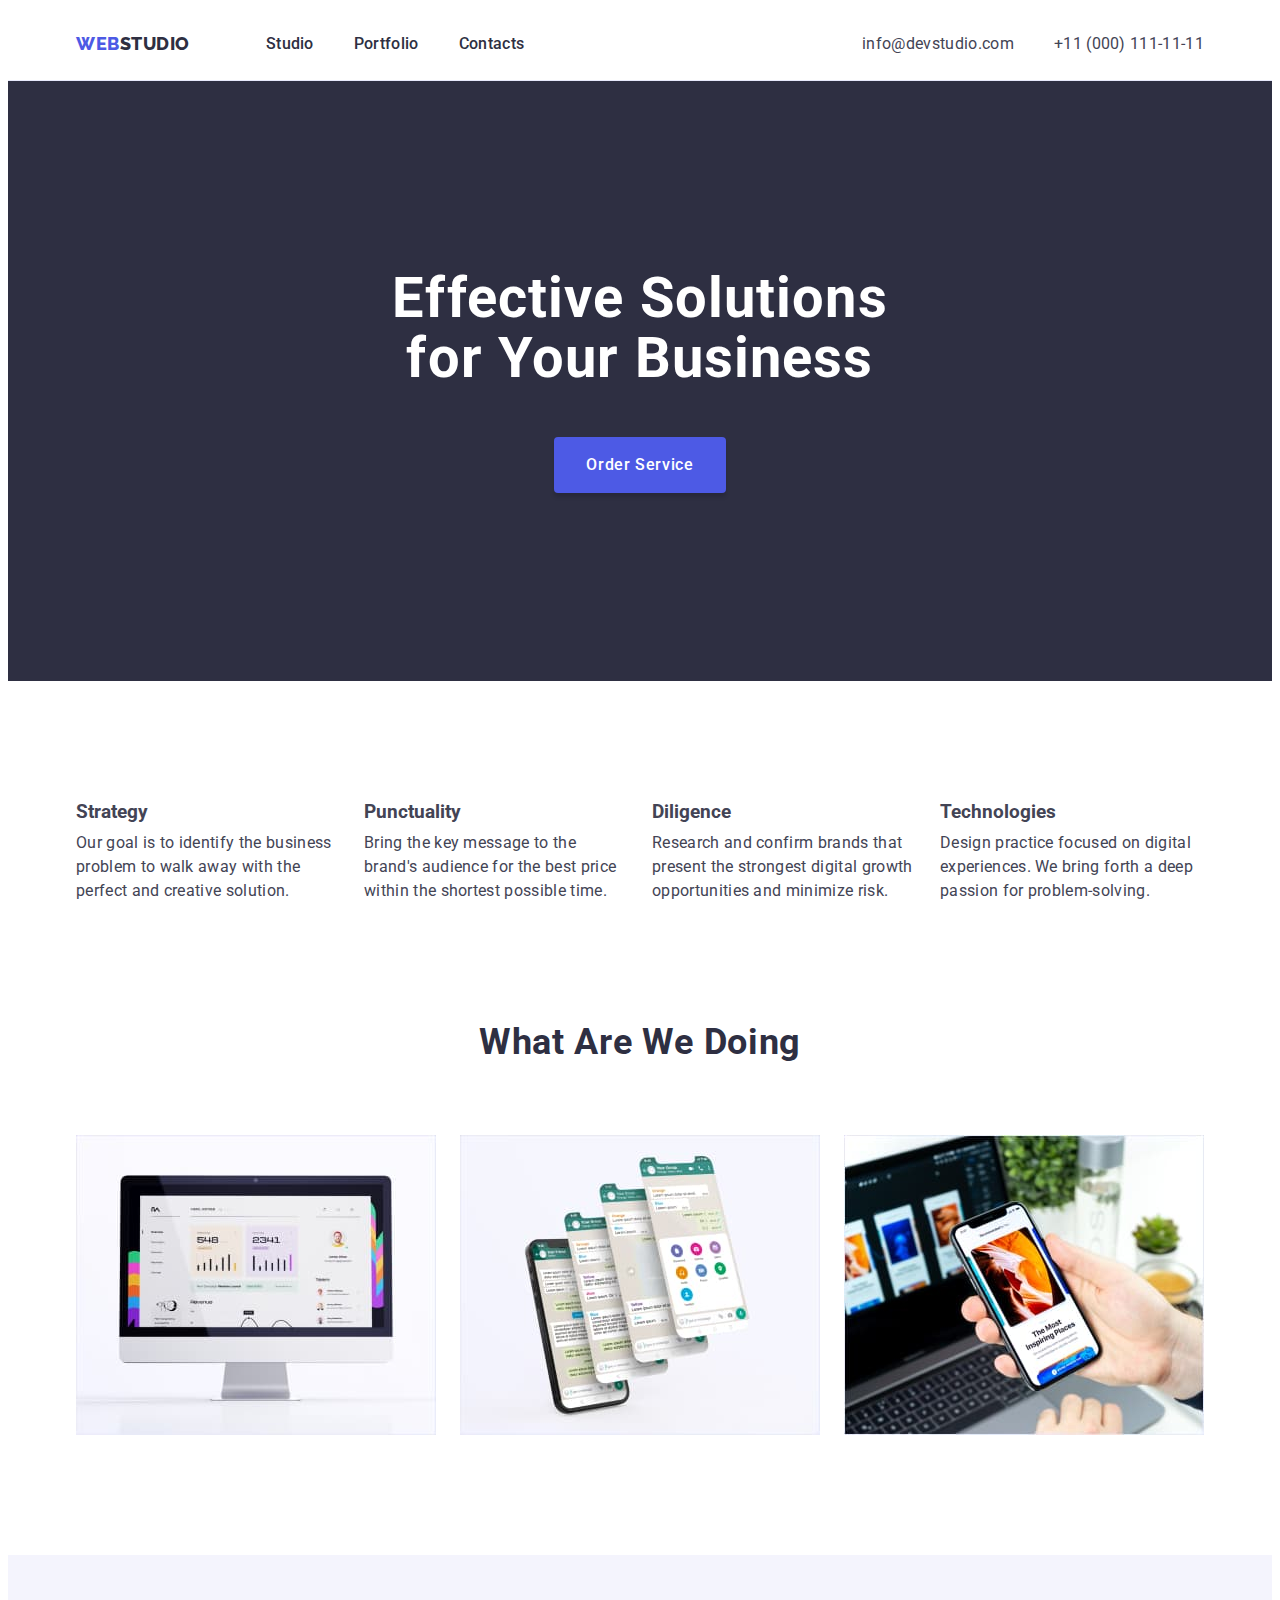
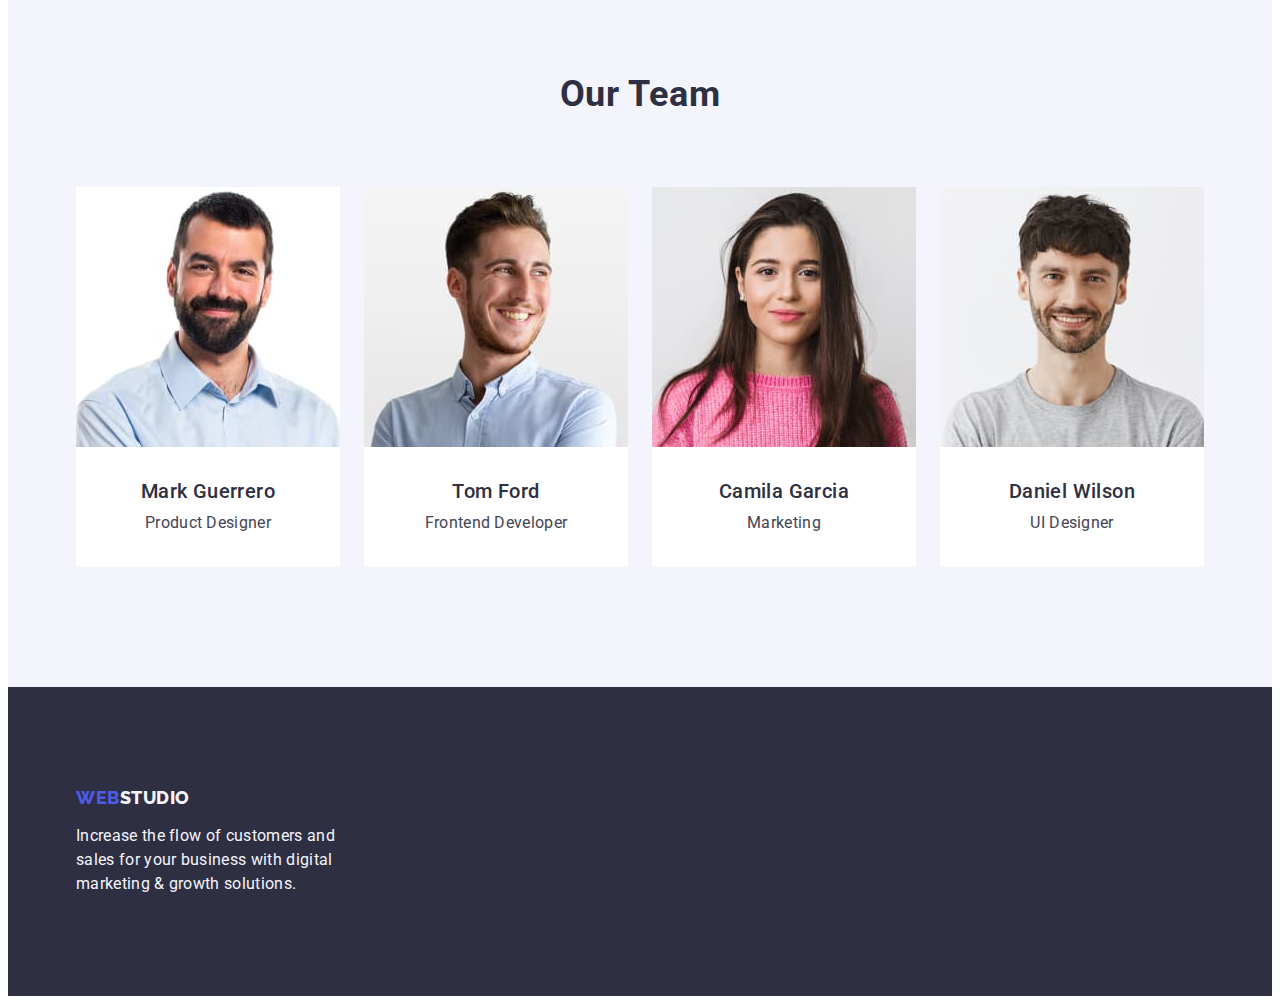
<file: index.html>
<!DOCTYPE html>
<html lang="en">
  <head>
    <meta charset="UTF-8" />
    <meta http-equiv="X-UA-Compatible" content="IE=edge" />
    <meta name="viewport" content="width=device-width, initial-scale=1.0" />
    <meta name="description" content="" />
    <title>Web Studio</title>
    <link rel="preconnect" href="https://fonts.googleapis.com" />
    <link rel="preconnect" href="https://fonts.gstatic.com" crossorigin />
    <link
      href="https://fonts.googleapis.com/css2?family=Raleway:wght@800&family=Roboto:wght@400;500;700;900&display=swap"
      rel="stylesheet"
    />
    <!--Normalize-->
    <link
      rel="stylesheet"
      href="https://cdnjs.cloudflare.com/ajax/libs/modern-normalize/2.0.0/modern-normalize.min.css"
      integrity="sha512-4xo8blKMVCiXpTaLzQSLSw3KFOVPWhm/TRtuPVc4WG6kUgjH6J03IBuG7JZPkcWMxJ5huwaBpOpnwYElP/m6wg=="
      crossorigin="anonymous"
      referrerpolicy="no-referrer"
    />
    <!--Custome styles-->
    <link rel="stylesheet" href="./css/styles.css" />
  </head>

  <body class="page">
    <!-- Header section  -->
    <header class="header">
      <div class="header-container container">
        <nav class="header-nav">
          <a class="link logo" href="./index.html"
            >Web<span class="logo-dark">Studio</span>
          </a>
          <ul class="header-list">
            <li class="header-item">
              <a class="header-link link" href="./index.html">Studio</a>
            </li>
            <li class="header-item">
              <a class="header-link link" href="./portfolio.html">Portfolio</a>
            </li>
            <li class="header-item">
              <a class="header-link link" href="">Contacts</a>
            </li>
          </ul>
        </nav>
        <address class="address">
          <ul class="address-list list">
            <li>
              <a class="address-link link" href="mailto:info@devstudio.com"
                >info@devstudio.com</a
              >
            </li>
            <li>
              <a class="address-link link" href="tel:+110001111111"
                >+11 (000) 111-11-11</a
              >
            </li>
          </ul>
        </address>
      </div>
    </header>
    <!-- Main block -->
    <main class="main">
      <!-- Hero section -->
      <section class="section hero">
        <div class="container">
          <h1 class="hero-title">Effective Solutions for Your Business</h1>
          <button class="hero-btn" type="button">Order Service</button>
        </div>
      </section>
      <!-- Advantages section -->
      <section class="section advantages">
        <div class="container">
          <h2 class="visually-hidden">Advantages</h2>
          <ul class="section-advantages list">
            <li class="section-advantages-item">
              <h3 class="advantages-subtitle">Strategy</h3>
              <p class="section-advantages-text">
                Our goal is to identify the business problem to walk away with
                the perfect and creative solution.
              </p>
            </li>
            <li class="section-advantages-item">
              <h3 class="advantages-subtitle">Punctuality</h3>
              <p class="section-advantages-text">
                Bring the key message to the brand's audience for the best price
                within the shortest possible time.
              </p>
            </li>
            <li class="section-advantages-item">
              <h3 class="advantages-subtitle">Diligence</h3>
              <p class="section-advantages-text">
                Research and confirm brands that present the strongest digital
                growth opportunities and minimize risk.
              </p>
            </li>
            <li class="section-advantages-item">
              <h3 class="advantages-subtitle">Technologies</h3>
              <p class="section-advantages-text">
                Design practice focused on digital experiences. We bring forth a
                deep passion for problem-solving.
              </p>
            </li>
          </ul>
        </div>
      </section>
      <!-- What are we doing section -->
      <section class="section doing">
        <div class="container">
          <h2 class="title">What are we doing</h2>
          <ul class="section-doing-list">
            <li class="section-doing-item">
              <img
                class="section-doing-img"
                src="./images/doing/img-1.jpg"
                alt="statistics"
                width="360"
                height="300"
              />
            </li>
            <li class="section-doing-item">
              <img
                class="section-doing-img"
                src="./images/doing/img-2.jpg"
                alt="chat support"
                width="360"
                height="300"
              />
            </li>
            <li class="section-doing-item">
              <img
                class="section-doing-img"
                src="./images/doing/img-3.jpg"
                alt="mobile app"
                width="360"
                height="300"
              />
            </li>
          </ul>
        </div>
      </section>
      <!-- Our team section -->
      <section class="section team">
        <div class="container">
          <h2 class="title">Our Team</h2>
          <ul class="section-team-list">
            <li class="section-team-item">
              <img
                class="section-team-img"
                src="./images/team/team-1.jpg"
                alt="Mark Guerrero"
                width="264"
                height="260"
              />
              <div class="expert">
                <h3 class="subtitle">Mark Guerrero</h3>
                <p class="section-team-text">Product Designer</p>
              </div>
            </li>
            <li class="section-team-item">
              <img
                class="section-team-img"
                src="./images/team/team-2.jpg"
                alt="Tom Ford"
                width="264"
                height="260"
              />
              <div class="expert">
                <h3 class="subtitle">Tom Ford</h3>
                <p class="section-team-text">Frontend Developer</p>
              </div>
            </li>
            <li class="section-team-item">
              <img
                class="section-team-img"
                src="./images/team/team-3.jpg"
                alt="Camila Garcia"
                width="264"
                height="260"
              />
              <div class="expert">
                <h3 class="subtitle">Camila Garcia</h3>
                <p class="section-team-text">Marketing</p>
              </div>
            </li>
            <li class="section-team-item">
              <img
                class="section-team-img"
                src="./images/team/team-4.jpg"
                alt="Daniel Wilson"
                width="264"
                height="260"
              />
              <div class="expert">
                <h3 class="subtitle">Daniel Wilson</h3>
                <p class="section-team-text">UI Designer</p>
              </div>
            </li>
          </ul>
        </div>
      </section>
    </main>
    <!-- Footer section -->
    <footer class="footer">
      <div class="container">
        <a class="link logo" href="./index.html">
          Web<span class="logo-light">Studio</span>
        </a>
        <p class="footer-text">
          Increase the flow of customers and sales for your business with
          digital marketing & growth solutions.
        </p>
      </div>
    </footer>
  </body>
</html>
</file>
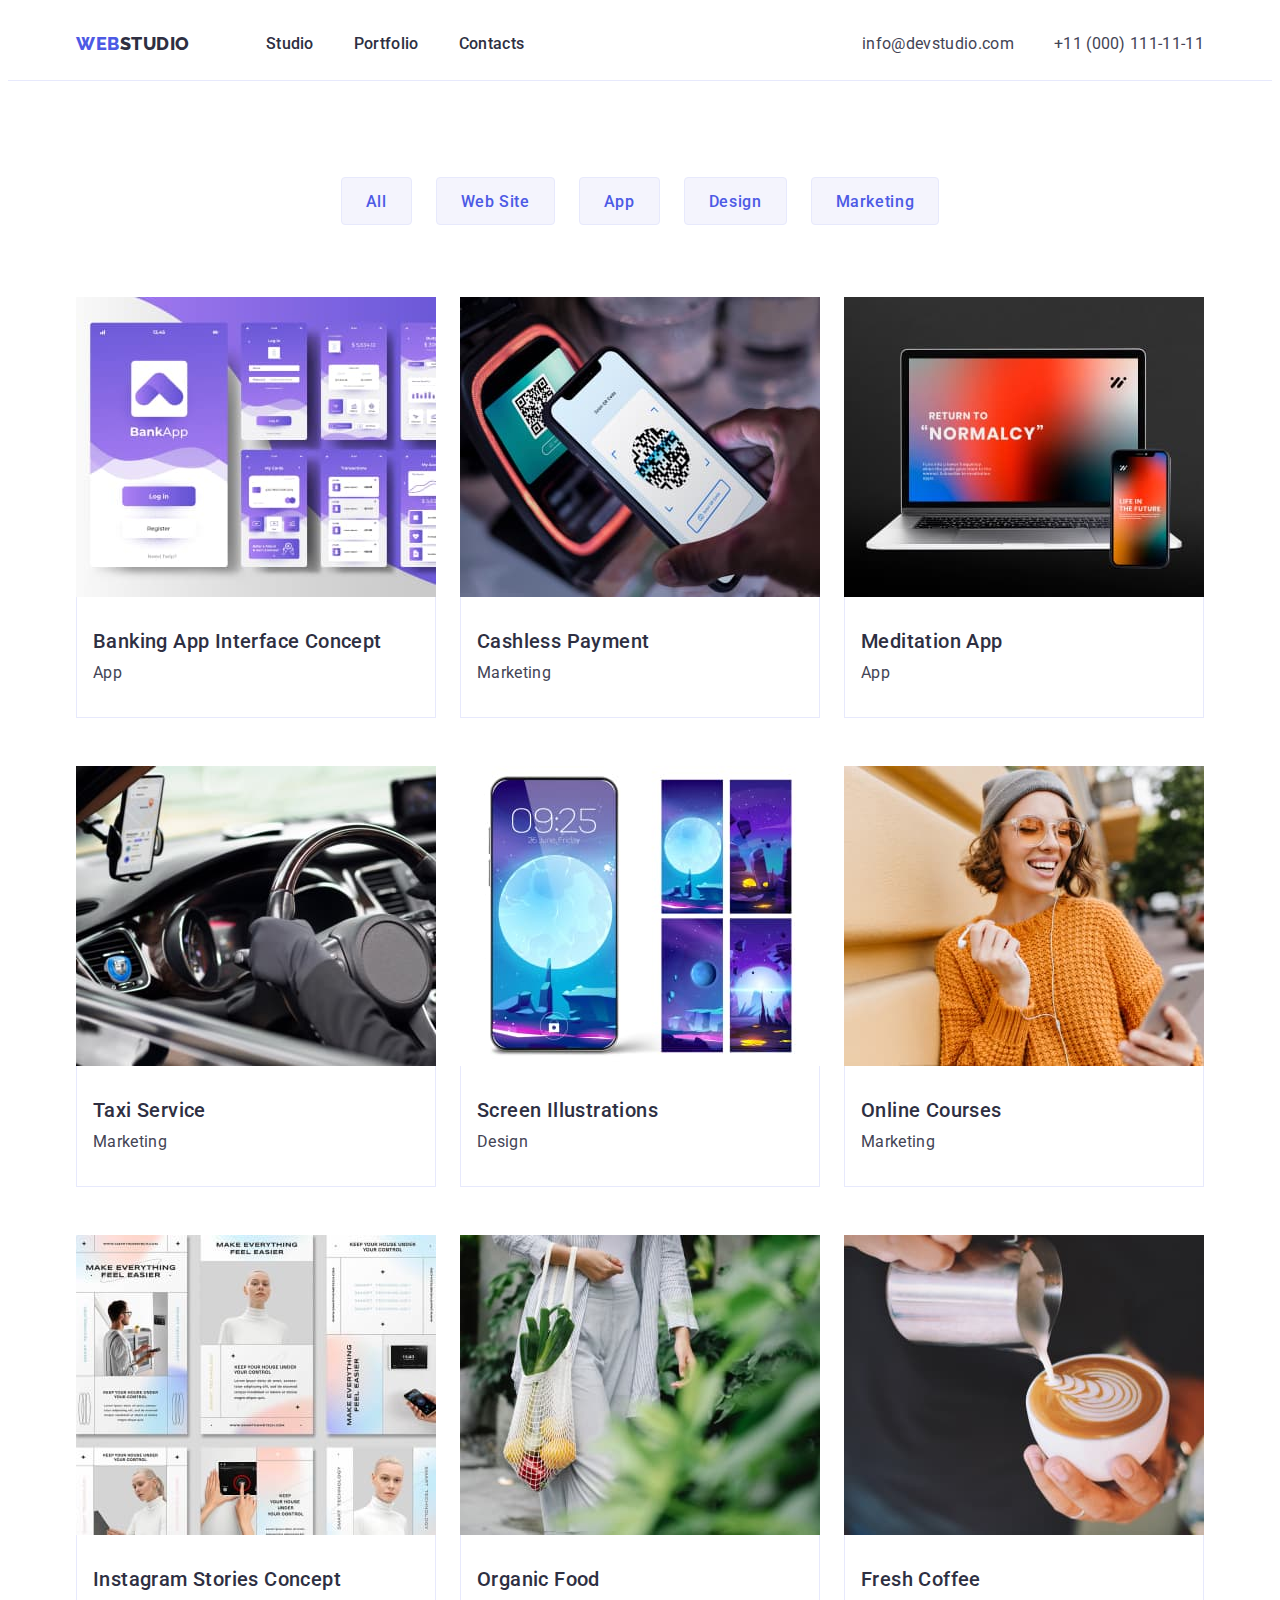
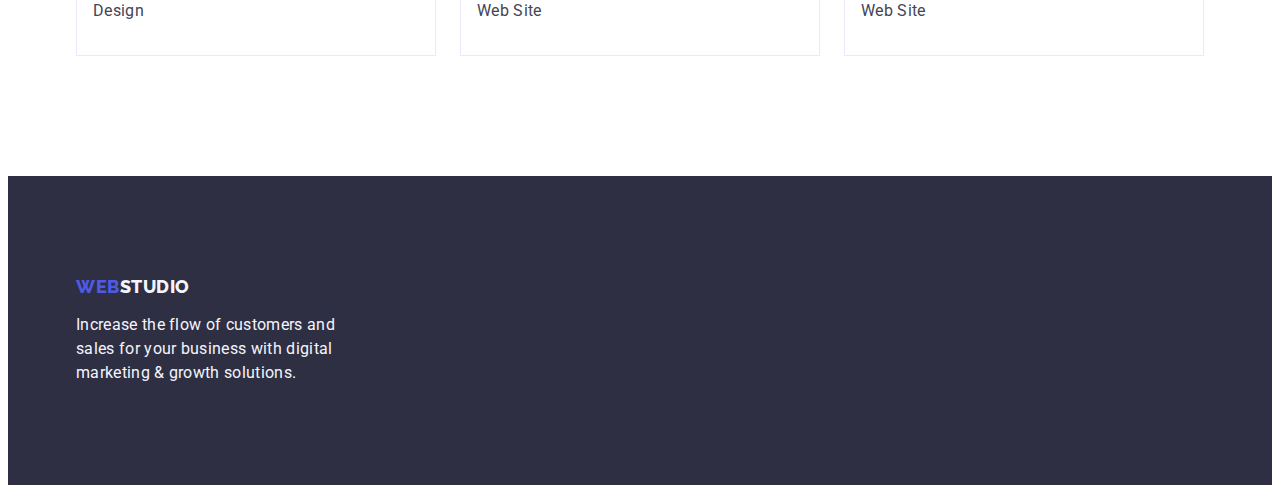
<file: portfolio.html>
<!DOCTYPE html>
<html lang="en">
  <head>
    <meta charset="UTF-8" />
    <meta http-equiv="X-UA-Compatible" content="IE=edge" />
    <meta name="viewport" content="width=device-width, initial-scale=1.0" />
    <meta name="description" content="" />
    <title>Portfolio</title>
    <link rel="preconnect" href="https://fonts.googleapis.com" />
    <link rel="preconnect" href="https://fonts.gstatic.com" crossorigin />
    <link
      href="https://fonts.googleapis.com/css2?family=Raleway:wght@800&family=Roboto:wght@400;500;700;900&display=swap"
      rel="stylesheet"
    />
    <!--Normalize-->
    <link
      rel="stylesheet"
      href="https://cdnjs.cloudflare.com/ajax/libs/modern-normalize/2.0.0/modern-normalize.min.css"
      integrity="sha512-4xo8blKMVCiXpTaLzQSLSw3KFOVPWhm/TRtuPVc4WG6kUgjH6J03IBuG7JZPkcWMxJ5huwaBpOpnwYElP/m6wg=="
      crossorigin="anonymous"
      referrerpolicy="no-referrer"
    />
    <!--Custome styles-->
    <link rel="stylesheet" href="./css/styles.css" />
  </head>

  <body>
    <!-- Header section  -->
    <header class="header">
      <div class="header-container container">
        <nav class="header-nav">
          <a class="link logo" href="./index.html"
            >Web<span class="logo-dark">Studio</span>
          </a>
          <ul class="header-list">
            <li class="header-item">
              <a class="header-link link" href="./index.html">Studio</a>
            </li>
            <li class="header-item">
              <a class="header-link link" href="./portfolio.html">Portfolio</a>
            </li>
            <li class="header-item">
              <a class="header-link link" href="">Contacts</a>
            </li>
          </ul>
        </nav>
        <address class="address">
          <ul class="address-list list">
            <li>
              <a class="address-link link" href="mailto:info@devstudio.com"
                >info@devstudio.com</a
              >
            </li>
            <li>
              <a class="address-link link" href="tel:+110001111111"
                >+11 (000) 111-11-11</a
              >
            </li>
          </ul>
        </address>
      </div>
    </header>
    <main>
      <!--Main section-->
      <section class="section portfolio">
        <div class="container">
          <h1 class="visually-hidden">Portfolio</h1>
          <ul class="portfolio-list list">
            <li class="porfolio-item">
              <button class="portfolio-btn" type="button">All</button>
            </li>
            <li class="porfolio-item">
              <button class="portfolio-btn" type="button">Web Site</button>
            </li>
            <li class="porfolio-item">
              <button class="portfolio-btn" type="button">App</button>
            </li>
            <li class="porfolio-item">
              <button class="portfolio-btn" type="button">Design</button>
            </li>
            <li class="porfolio-item">
              <button class="portfolio-btn" type="button">Marketing</button>
            </li>
          </ul>
          <ul class="portfolio-main list">
            <li class="portfolio-main-item">
              <a class="portfolio-main link" href=""
                ><img
                  src="./images/porfolio/img-1.jpg"
                  alt="Banking App"
                  width="360"
                  height="300"
                />
                <div class="portfolio-container">
                  <h2 class="portfolio-subtitle">
                    Banking App Interface Concept
                  </h2>
                  <p class="portfolio-text">App</p>
                </div>
              </a>
            </li>
            <li class="portfolio-main-item">
              <a class="portfolio-main link" href=""
                ><img
                  src="./images/porfolio/img-2.jpg"
                  alt="Cashless Payment"
                  width="360"
                  height="300"
                />
                <div class="portfolio-container">
                  <h2 class="portfolio-subtitle">Cashless Payment</h2>
                  <p class="portfolio-text">Marketing</p>
                </div>
              </a>
            </li>
            <li class="portfolio-main-item">
              <a class="portfolio-main link" href=""
                ><img
                  src="./images/porfolio/img-3.jpg"
                  alt="Meditation App"
                  width="360"
                  height="300"
                />
                <div class="portfolio-container">
                  <h2 class="portfolio-subtitle">Meditation App</h2>
                  <p class="portfolio-text">App</p>
                </div>
              </a>
            </li>
            <li class="portfolio-main-item">
              <a class="portfolio-main link" href=""
                ><img
                  src="./images/porfolio/img-4.jpg"
                  alt="Taxi Servise"
                  width="360"
                  height="300"
                />
                <div class="portfolio-container">
                  <h2 class="portfolio-subtitle">Taxi Service</h2>
                  <p class="portfolio-text">Marketing</p>
                </div>
              </a>
            </li>
            <li class="portfolio-main-item">
              <a class="portfolio-main link" href=""
                ><img
                  src="./images/porfolio/img-5.jpg"
                  alt="Screen Illustrations"
                  width="360"
                  height="300"
                />
                <div class="portfolio-container">
                  <h2 class="portfolio-subtitle">Screen Illustrations</h2>
                  <p class="portfolio-text">Design</p>
                </div>
              </a>
            </li>
            <li class="portfolio-main-item">
              <a class="portfolio-main link" href=""
                ><img
                  src="./images/porfolio/img-6.jpg"
                  alt="Online Courses"
                  width="360"
                  height="300"
                />
                <div class="portfolio-container">
                  <h2 class="portfolio-subtitle">Online Courses</h2>
                  <p class="portfolio-text">Marketing</p>
                </div>
              </a>
            </li>
            <li class="portfolio-main-item">
              <a class="portfolio-main link" href=""
                ><img
                  src="./images/porfolio/img-7.jpg"
                  alt="Instagram Stories Concept"
                  width="360"
                  height="300"
                />
                <div class="portfolio-container">
                  <h2 class="portfolio-subtitle">Instagram Stories Concept</h2>
                  <p class="portfolio-text">Design</p>
                </div>
              </a>
            </li>
            <li class="portfolio-main-item">
              <a class="portfolio-main link" href=""
                ><img
                  src="./images/porfolio/img-8.jpg"
                  alt="Organic Food"
                  width="360"
                  height="300"
                />
                <div class="portfolio-container">
                  <h2 class="portfolio-subtitle">Organic Food</h2>
                  <p class="portfolio-text">Web Site</p>
                </div>
              </a>
            </li>
            <li class="portfolio-main-item">
              <a class="portfolio-main link" href=""
                ><img
                  src="./images/porfolio/img-9.jpg"
                  alt="Fresh Coffee"
                  width="360"
                  height="300"
                />
                <div class="portfolio-container">
                  <h2 class="portfolio-subtitle">Fresh Coffee</h2>
                  <p class="portfolio-text">Web Site</p>
                </div>
              </a>
            </li>
          </ul>
        </div>
      </section>
    </main>
    <!-- Footer section -->
    <footer class="footer">
      <div class="container">
        <a class="link logo" href="./index.html">
          Web<span class="logo-light">Studio</span>
        </a>
        <p class="footer-text">
          Increase the flow of customers and sales for your business with
          digital marketing & growth solutions.
        </p>
      </div>
    </footer>
  </body>
</html>
</file>
<file: css/styles.css>
:root {
    /*Colors*/
    --main-dark-cl: #2E2F42;
    --main-dark-accent: #434455;
    --main-light-cl: #F4F4FD; 
    --accent-cl: #FFFFFF;
    --blue-accent-cl: #4D5AE5;
    --BLUE-accent-cl: #404BBF;
    --border-cl: #E7E9FC;
}
*,
*::before,
*::after {
    box-sizing: border-box;
}
.visually-hidden {
    position: absolute;
    width: 1px;
    height: 1px;
    margin: -1px;
    border: 0;
    padding: 0;
    white-space: nowrap;
    clip-path: inset(100%);
    clip: rect(0 0 0 0);
    overflow: hidden;
}

/* Common styles */
body {
    font-family: "Roboto", sans-serif;
    font-size: 16px;
    color: var(--main-dark-accent);
    background-color: var(--accent-cl);
}
img {
    display: block;
    max-width: 100%;
    height: auto;
}
/*Reserts*/
ul, 
ol {
    list-style-type: none;
    padding: 0;
    margin: 0;
}
h1, h2, h3, h4, h5, p {
margin: 0;
padding: 0;
}

.link, 
a {
    text-decoration: none;
}
.btn,
button {
    font-family: inherit;
    cursor: pointer;
}
.
/* Base styles */

.title {
}
.title-accent {
}
.subtitle {
    font-weight: 500;
    font-size: 20px;
    line-height: 1.2;
    letter-spacing: 0.02em;
    color: var(--main-dark-cl);
}
.title {
    font-weight: 700;
    font-size: 36px;
    line-height: 1.11;
    letter-spacing: 0.02em;
    text-transform: capitalize;
    text-align: center;
    color: var(--main-dark-cl);
    margin-bottom: 72px;
}
.container {
    width: 1158px;
    margin-left: auto;
    margin-right: auto;
    padding-left: 15px;
    padding-right: 15px;
}
    /* Logo styles */
.logo {
    font-family: 'Raleway', sans-serif;
    font-weight: 800;
    font-size: 18px;
    line-height: 1.17;
    letter-spacing: 0.03em;
    text-transform: uppercase;
    color: var(--blue-accent-cl);
}        
.logo-dark {
    color: var(--main-dark-cl);
}
.logo-light {
    color: var(--main-light-cl);
}
    /* Header styles */
.header {
    letter-spacing: 0.02em;
    color: var(--main-dark-cl);
    border-bottom: 1px solid var(--border-cl);
}
.header-container {
    display: flex;
    align-items: center;
    justify-content: space-between;

}
.header-item { 
}

.header-nav {
    display: flex;
    align-items: center;
}
.link {
    text-decoration: none;
}    
.header-nav .logo {
    margin-right: 76px;
}
    
.header-list {
    list-style: none;
    display: flex;
    align-items: center;
    gap: 40px;
}
      
.header-link { 
    font-weight: 500;
    font-size: 16px;
    line-height: 1.5;
    letter-spacing: 0.02em;
    color: var(--main-dark-cl);
    padding-top: 24px;
    padding-bottom: 24px;
    display: block;
}
.header-link:hover,
.header-link:focus {
    color: var(--BLUE-accent-cl);
}
    
.address {
    font-style: normal;
}
.address-list {
    display: flex;
    align-items: center;
    gap: 40px;
}       
.tel {}
    
.mail {}
        
.address-link {
    letter-spacing: 0.02em;
    line-height: 1.5;
    color: var(--main-dark-accent);
}
.address-link:hover,
.address-link:focus {
    color: var(--BLUE-accent-cl);
}
.address {list-style: none;
}
/* Main styles */

/* Hero section styles*/
.section {}

.hero {
    background-color: var(--main-dark-cl);
    padding-top: 188px;
    padding-bottom: 188px;
}

.hero-title {
    font-weight: 700;
    font-size: 56px;
    line-height: 1.07;
    letter-spacing: 0.02em;
    text-align: center;
    color: var(--accent-cl);
    max-width: 496px;
    margin: 0 auto;
}

.hero-btn {
    font-weight: 500;
    font-size: 16px;
    line-height: 1.5;
    color: var(--accent-cl);
    background-color: var(--blue-accent-cl);
    letter-spacing: 0.04em;
    min-width: 169px;
    height: 56px;
    display: block;
    margin: 0 auto;
    box-shadow: 0px 4px 4px rgba(0, 0, 0, 0.15);
    border-radius: 4px;
    padding: 16px 32px;
    border: none;
    margin-top: 48px;
}
.hero-btn:hover,
.hero-btn:focus {
    background-color: var(--BLUE-accent-cl);
}

/* Advantages section*/
.section.advantages {
    padding-top: 120px;
    padding-bottom: 120px;
}
.section-advantages.list {
    display: flex;
    width: 1128px;
    justify-content: space-between;
    gap: 24px;
}
.section-advantages-item {
    width: calc((100% - 3 * 24px) / 4);
}
.section-advantages-item:last-child {
    margin-right: 0;
}   
.advantages-subtitle {
    margin-bottom: 8px;
}
.section-advantages-text {
    line-height: 1.5;
    letter-spacing: 0.02em;
    margin: 0;
}

/*What are we doing section*/
.section {}

.doing {
padding-bottom: 120px;
}

.section-doing-title {
    margin-bottom: 72px;
}

.section-doing-list {
    display: flex;
    justify-content: space-between;
    gap: 24px;
}
.section-doing-item {
    width: calc((100% - 2 * 24px) / 3);
}
.section-doing-img:last-child {
    margin-right: 0;
}



/*Our team section*/
.section {}

.team { 
    background-color: var(--main-light-cl) ;
    padding-top: 120px;
}
.section.team {
    padding: 120px 0;
}
.section-team-title {}

.section-team-list {
    display: flex;
    gap: 24px;
}

.section-team-list:last-child {
    margin-right: 0;
}

.section-team-item {
    background: var(--accent-cl);
    border-radius: 0px 0px 4px 4px;
    width: calc((100% - 3 * 24px) / 4);
}

.section-team-img {}

.section-team-subtitle {}

.section-team-text {
    line-height: 1.5;
    letter-spacing: 0.02em;
    text-align: center;
}
.section-team-item .subtitle {
    text-align: center;
    margin-bottom: 8px;
}
.expert {
    padding: 32px 16px;
}

/*Footer section*/
.footer {
    background: var(--main-dark-cl);
    color: var(--main-light-cl);
    padding-top: 100px ;
    padding-bottom: 100px;

}
.footer-text {
    line-height: 1.5;
    letter-spacing: 0.02em;
    width: 264px;
}
.footer .logo {
    display: inline-block;
    margin-bottom: 16px;
}
/*Portfolio*/
.section.portfolio {
    padding-top: 96px;
    padding-bottom: 120px;
}
.portfolio-btn {
    color: var(--blue-accent-cl);
    background-color: var(--main-light-cl);
    border: 1px solid var(--border-cl);
    border-radius: 4px;
    font-weight: 500;
    font-size: 16px;
    height: 48px;
    line-height: 1.5;
    letter-spacing: 0.04em;
    padding-top: 12px;
    padding-right: 24px;
    padding-bottom: 12px;
    padding-left: 24px;
   
}
.portfolio-btn:hover,
.portfolio-btn:focus {
    color: var(--accent-cl);
    background-color: var(--BLUE-accent-cl);
    border: 1px solid transparent;
}
.portfolio-text {
color: var(--main-dark-accent);
font-size: 16px;
line-height: 1.5;
letter-spacing: 0.02em;

}
.portfolio-main-item {

}
.portfolio-main {
    list-style: none;
}
.portfolio-subtitle {
    font-weight: 500;
    font-size: 20px;
    line-height: 1.2;
    letter-spacing: 0.02em;
    color: var(--main-dark-cl);
    margin-bottom: 8px;
}
.portfolio-list {
    display: flex;
    min-width: 586px;
    gap: 24px;
    justify-content: center;
    margin-bottom: 72px;
}

.portfolio-main.list {
    display: flex;
    flex-wrap: wrap;
    column-gap: 24px;
    row-gap: 48px;
}
.portfolio-main-item {
    width: calc((100% - 2 * 24) / 3);
}
.prtfolio-main-item:last-child {
    margin-right: 0;
}
.portfolio-item { 
    width: 360px;
    height: 420px;
}

.portfolio-main.link {
    display: flex;
    flex-direction: column;
}
.portfolio-container {
    border: 1px solid var(--border-cl);
    border-top: none;
    padding: 32px 16px;
    flex-grow: 1;
}
</file>
